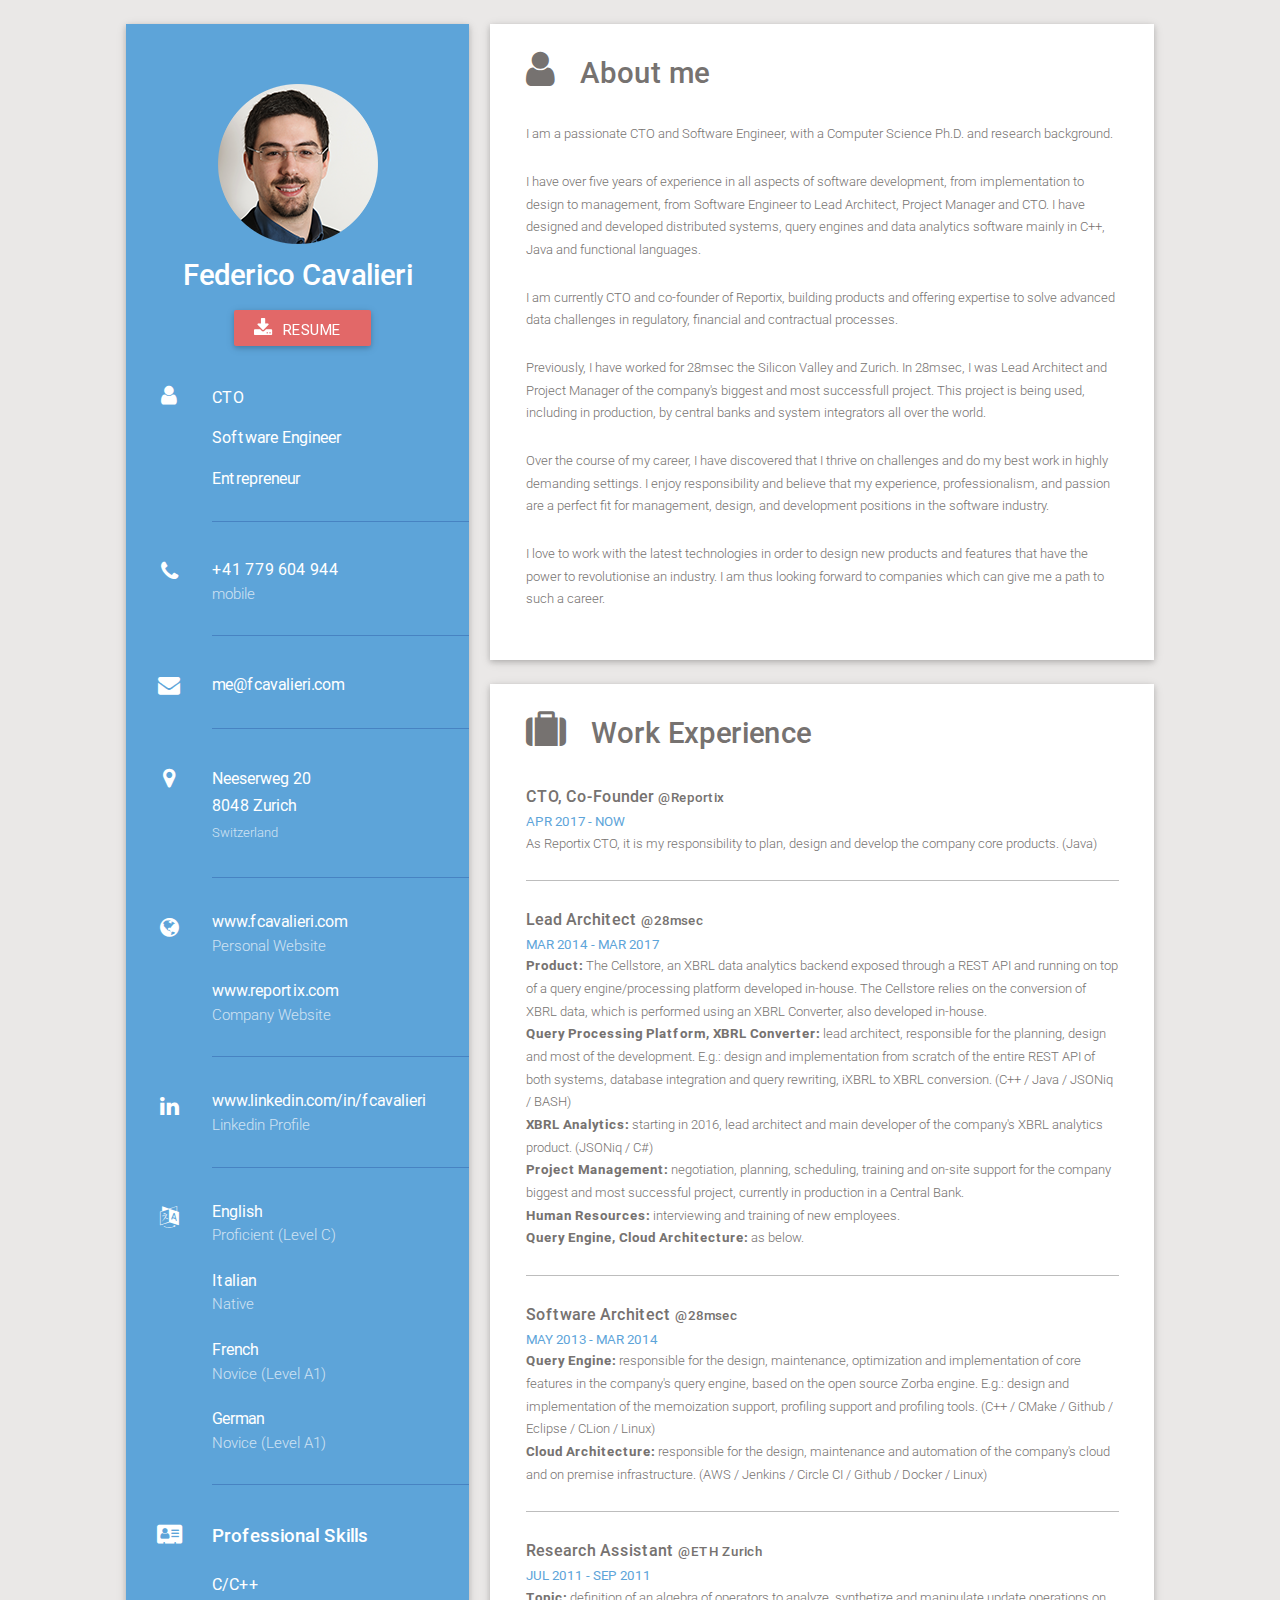
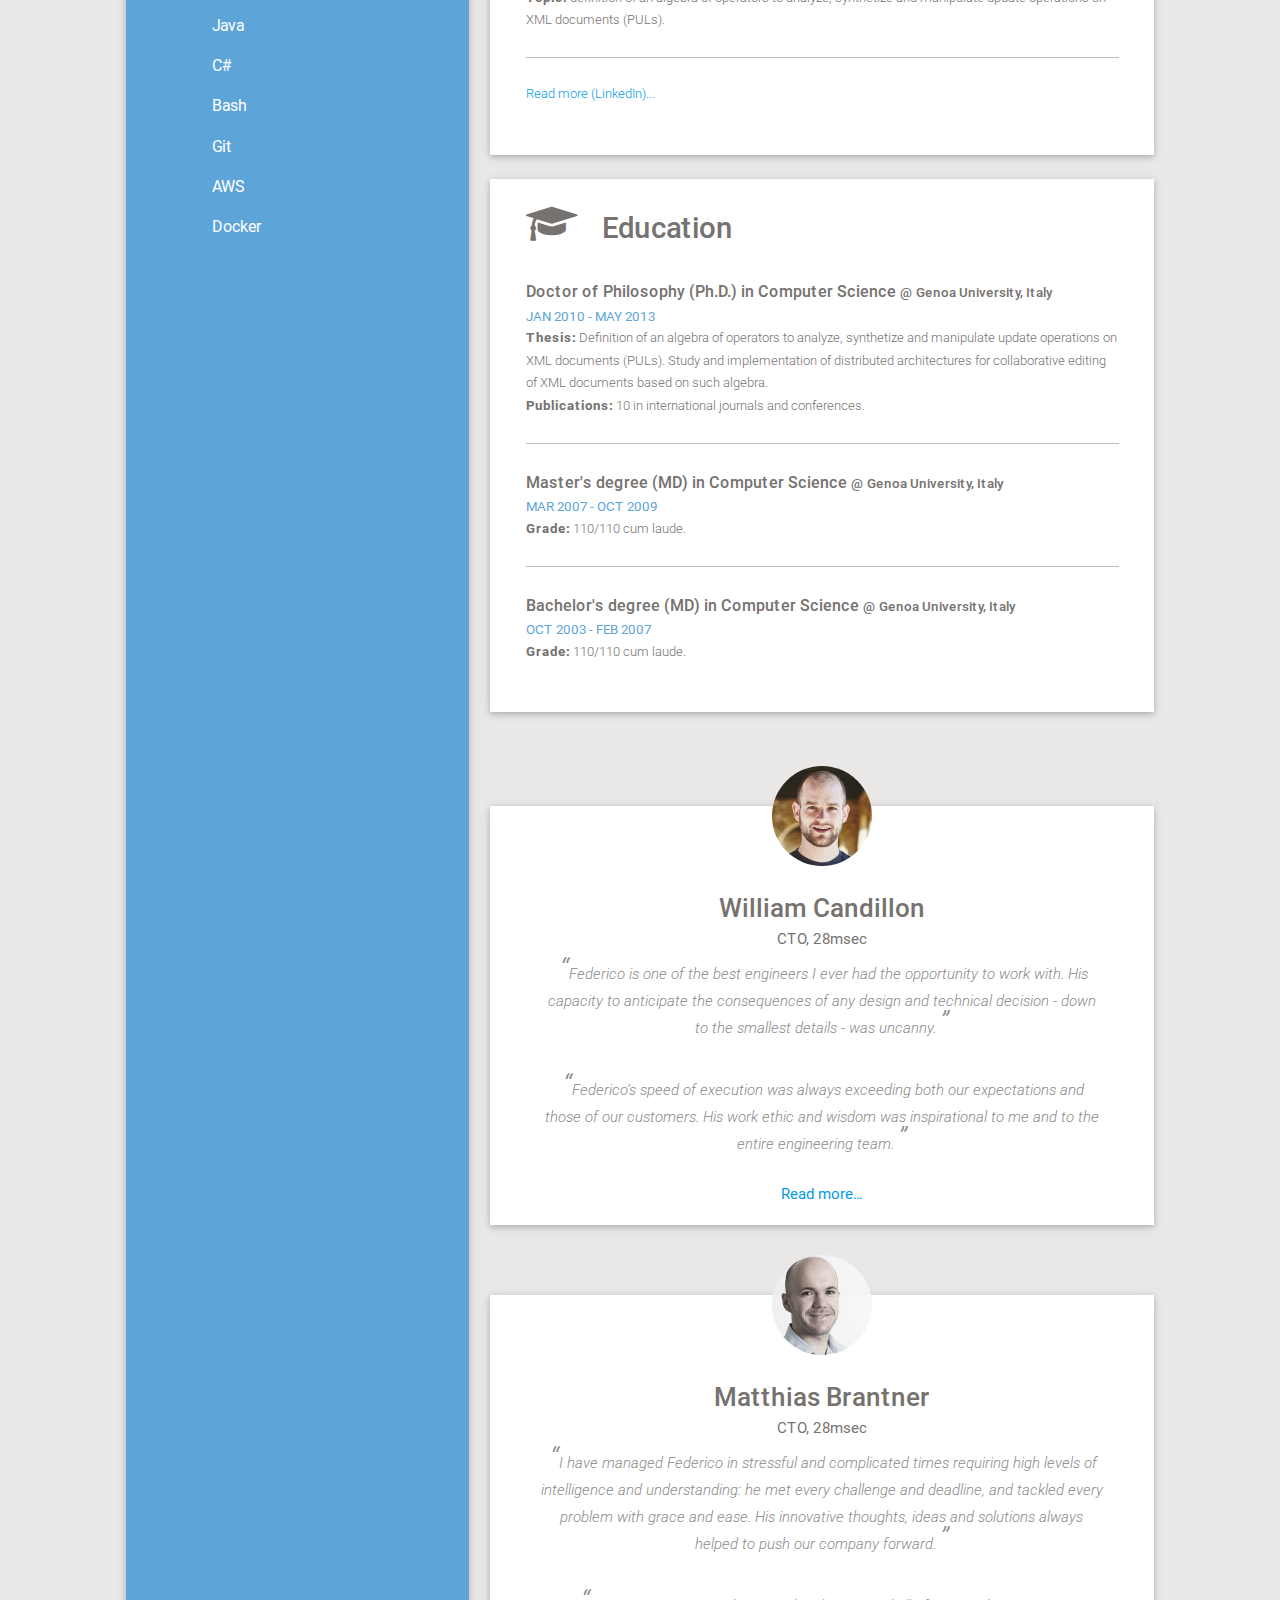
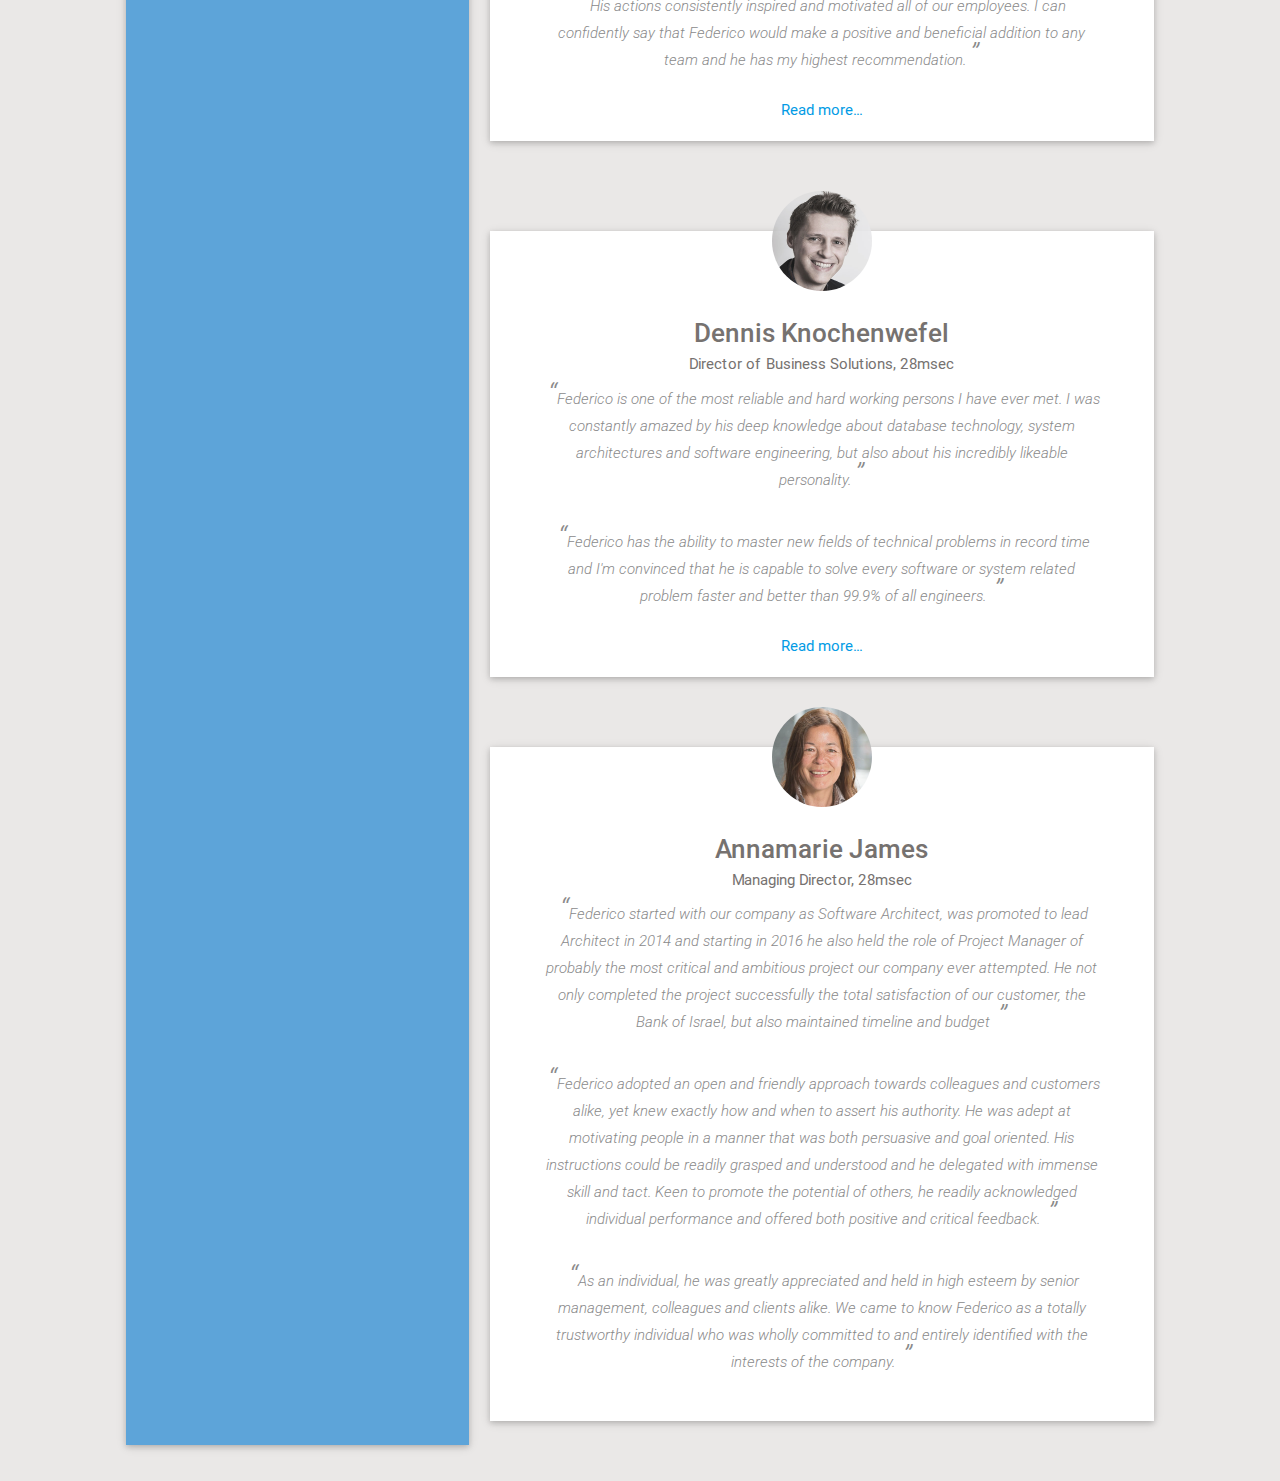
<file: index.html>
<!DOCTYPE html>
<!--[if IE 7]><html class="no-js ie7 oldie" lang="en-US"> <![endif]-->
<!--[if IE 8]><html class="no-js ie8 oldie" lang="en-US"> <![endif]-->
<!--[if gt IE 8]><!-->
<html lang="en">
    <head>
        <meta charset="utf-8">

        <!-- TITLE OF SITE-->
        <title> Federico Cavalieri </title>

        <!-- META TAG -->
        <meta name="viewport" content="width=device-width, initial-scale=1.0">
        <meta name="description" content="CV, Portfolio, Resume">
        <meta name="author" content="Federico Cavalieri">

        <!-- FAVICON -->
        <link rel="icon" href="assets/images/favicon.ico">
        <link rel="apple-touch-icon" sizes="72x72" href="assets/images/apple-icon-72x72.png">
        <link rel="apple-touch-icon" sizes="76x76" href="assets/images/apple-icon-76x76.png">
        <link rel="apple-touch-icon" sizes="114x114" href="assets/images/apple-icon-114x114.png">

        <!-- ========================================
                Stylesheets
        ==========================================-->

        <!-- MATERIALIZE CORE CSS -->
        <link href="assets/css/materialize.min.css" rel="stylesheet">

        <!-- FONTS -->
        <link href='//fonts.googleapis.com/css?family=Roboto:400,100,300,700,400italic,700italic' rel='stylesheet' type='text/css'>

        <!--FONTAWESOME CSS-->
        <link href="assets/icons/font-awesome-4.7.0/css/font-awesome.min.css" rel="stylesheet" type="text/css">

        <!-- CUSTOM STYLE -->
        <link href="assets/css/style.css" rel="stylesheet">

        <!-- COLORS -->
        <!--<link rel="alternate stylesheet" href="assets/css/colors/red.css" title="red">-->
        <!--<link rel="alternate stylesheet" href="assets/css/colors/purple.css" title="purple">-->
        <!--<link rel="alternate stylesheet" href="assets/css/colors/orange.css" title="orange">-->
        <!--<link rel="alternate stylesheet" href="assets/css/colors/green.css" title="green">-->
        <!--<link rel="stylesheet" href="assets/css/colors/lime.css" title="lime">-->


        <!--[if lt IE 9]><script src="assets/js/ie8-responsive-file-warning.js"></script><![endif] -->
        <!-- HTML5 shim and Respond.js IE8 support of HTML5 elements and media queries -->
        <!--[if lt IE 9]>
          <script src="https://oss.maxcdn.com/libs/html5shiv/3.7.0/html5shiv.js"></script>
          <script src="https://oss.maxcdn.com/libs/respond.js/1.3.0/respond.min.js"></script>
        <![endif]-->

    </head>
    <body>
        <!-- Start Container-->
        <div class="container">
            <!-- row -->
            <div class="row">
            <!-- =========================================
                           SIDEBAR
            ==========================================-->
                <!-- Start Sidebar -->
                <aside class="col l4 m4 s12 sidebar z-depth-1" id="sidebar">
                    <!--  Sidebar row -->
                    <div class="row">
                        <!--  top section   -->
                        <div class="heading">
                            <!-- ====================
                                      IMAGE
                            ==========================-->
                            <div class="feature-img">
                                <img src="assets/images/federico.png" class="" alt="">
                                <h2>Federico Cavalieri</h2>
                                <a href="FedericoCavalieri.pdf" class="waves-effect waves-light btn"><i class="fa fa-download button-fa"></i>Resume</a>
                            </div>
                        </div>
                         <!-- sidebar info -->
                        <div class="col l12 m12 s12 sort-info sidebar-item">
                            <div class="row">
                                <div class="col m3 s3 l3 icon"> <!-- icon -->
                                   <i class="fa fa-user"></i>
                                </div>
                                <div class="col m9 s9 l9 info skill-line"> <!-- text -->
                                    <div class="section-item-details">
                                        <h4 id="info-about">CTO</h4>
                                        <!--<h4>Software Architect</h4>-->
                                        <h4>Software Engineer</h4>
                                        <h4>Entrepreneur</h4>
                                    </div>
                                </div>
                            </div>
                        </div>
                        <!-- MOBILE NUMBER -->
                        <div class="col l12 m12 s12 mobile sidebar-item">
                            <div class="row">
                                <div class="col m3 s3 l3 icon">
                                    <i class="fa fa-phone"></i> <!-- icon -->
                                </div>
                                <div class="col m9 s9 l9 info">
                                    <div class="section-item-details" id="info-phone">
                                        <div class="personal">
                                            <h4><a href="tel:+41779604944">+41 779 604 944</a></h4> <!-- Number -->
                                            <span>mobile</span>
                                        </div>
                                    </div>
                                </div>
                            </div>
                        </div>
                        <!--  EMAIL -->
                        <div class="col l12 m12 s12  email sidebar-item ">
                            <div class="row">
                                <div class="col m3 s3 l3 icon">
                                    <i class="fa fa-envelope"></i> <!-- icon -->
                                </div>
                                <div class="col m9 s9 l9 info">
                                    <div class="section-item-details" id="info-email">
                                        <div class="personal">
                                            <h4><a href="mailto:me@fcavalieri.com">me@fcavalieri.com</a></h4> <!-- Email -->
                                            <span></span>
                                        </div>
                                    </div>
                                </div>
                            </div>
                        </div>
                        <!-- ADDRESS  -->
                        <div class="col l12 m12 s12  address sidebar-item ">
                            <div class="row">
                                <div class="col l3 m3 s3 icon">
                                    <i class="fa fa-map-marker"></i> <!-- icon -->
                                </div>
                                <div class="col m9 s9 l9 info">
                                    <div class="section-item-details" id="info-address">
                                        <div class="address-details"> <!-- address  -->
                                            <h4>Neeserweg 20<br/>
                                            8048 Zurich<br/>
                                            <span>Switzerland</span><br/>
                                            </h4>
                                        </div>
                                    </div>
                                </div>
                            </div>
                        </div>
                        <!-- Websites -->
                        <div class="col l12 m12 s12 mobile sidebar-item">
                            <div class="row">
                                <div class="col m3 s3 l3 icon">
                                    <i class="fa fa-globe"></i> <!-- icon -->
                                </div>
                                <div class="col m9 s9 l9 info">
                                    <div class="section-item-details" id="info-website">
                                        <div class="personal">
                                            <h4><a href="http://www.fcavalieri.com">www.fcavalieri.com</a></h4> <!-- Number -->
                                            <span>Personal Website</span>
                                        </div>
                                        <div class="personal">
                                            <h4><a href="http://www.reportix.com">www.reportix.com</a></h4> <!-- Number -->
                                            <span>Company Website</span>
                                        </div>
                                    </div>
                                </div>
                            </div>
                        </div>
                        <!-- Linkedin -->
                        <div class="col l12 m12 s12 mobile sidebar-item">
                            <div class="row">
                                <div class="col m3 s3 l3 icon">
                                    <i class="fa fa-linkedin"></i> <!-- icon -->
                                </div>
                                <div class="col m9 s9 l9 info">
                                    <div class="section-item-details" id="info-linkedin">
                                        <div class="personal">
                                            <h4><a href="http://www.linkedin.com/in/fcavalieri">www.linkedin.com/in/fcavalieri</a></h4> <!-- Number -->
                                            <span>Linkedin Profile</span>
                                        </div>
                                    </div>
                                </div>
                            </div>
                        </div>
                        <!-- Websites -->
                        <div class="col l12 m12 s12 mobile sidebar-item">
                            <div class="row">
                                <div class="col m3 s3 l3 icon">
                                    <i class="fa fa-language"></i> <!-- icon -->
                                </div>
                                <div class="col m9 s9 l9 info">
                                    <div class="section-item-details" id="info-languages">
                                        <div class="personal">
                                            <h4>English</h4> <!-- Number -->
                                            <span>Proficient (Level C)</span>
                                        </div>
                                        <div class="personal">
                                            <h4>Italian</h4> <!-- Number -->
                                            <span>Native</span>
                                        </div>
                                        <div class="personal">
                                            <h4>French</h4> <!-- Number -->
                                            <span>Novice (Level A1)</span>
                                        </div>
                                        <div class="personal">
                                            <h4>German</h4> <!-- Number -->
                                            <span>Novice (Level A1)</span>
                                        </div>
                                    </div>
                                </div>
                            </div>
                        </div>
                        <!-- SKILLS -->
                        <div class="col l12 m12 s12  skills sidebar-item" >
                            <div class="row">
                                <div class="col m3 l3 s3 icon">
                                    <i class="fa fa-vcard"></i> <!-- icon -->
                                </div>
                                 <!-- Skills -->
                                <div class="col m9 l9 s9 skill-line">
                                  <div id="info-skills" class="section-item-details">
                                    <h3>Professional Skills</h3>
                                    <h4>C/C++</h4>
                                    <h4>Java</h4>
                                    <h4>C#</h4>
                                    <h4>Bash</h4>
                                    <h4>Git</h4>
                                    <h4>AWS</h4>
                                    <h4>Docker</h4>
                                </div>
                              </div>
                            </div>
                        </div>
                    </div><!-- end row -->
                </aside><!-- end sidebar -->

                <section class="col s12 m8 l8 section" id="content">
                    <div class="row">

                      <!-- =========================================
                         About
                      ==========================================-->
                      <div class="section-wrapper z-depth-1">
                          <div class="custom-content col s12 m12 l12">
                              <h2><i class="fa fa-user inline-fa"></i>About me</h2>
                              <div class="custom-content-wrapper">
                                  <p>I am a passionate CTO and Software Engineer, with a Computer Science Ph.D. and research
                                     background.</p>

                                  <p>I have over five years of experience in all aspects of software development, from
                                     implementation to design to management, from Software Engineer to Lead Architect,
                                     Project Manager and CTO. I have designed and developed distributed systems, query
                                     engines and data analytics software mainly in C++, Java and functional languages.</p>

                                  <p>I am currently CTO and co-founder of Reportix, building products and offering
                                     expertise to solve advanced data challenges in regulatory, financial and
                                     contractual processes.</p>

                                  <p>Previously, I have worked for 28msec the Silicon Valley and Zurich. In 28msec,
                                     I was Lead Architect and Project Manager of the company's biggest and most successfull project.
                                     This project is being used, including in production, by central banks and system integrators
                                     all over the world.</p>

                                  <p>Over the course of my career, I have discovered that I thrive on challenges and do my best
                                     work in highly demanding settings. I enjoy responsibility and believe that my experience,
                                     professionalism, and passion are a perfect fit for management, design, and development positions
                                     in the software industry.</p>

                                  <p>I love to work with the latest technologies in order to design new products and features that
                                     have the power to revolutionise an industry. I am thus looking forward to companies which can
                                     give me a path to such a career.</p>
                              </div>
                          </div>
                      </div>
                      <!-- =========================================
                         Work experiences
                      ==========================================-->

                        <div class="section-wrapper z-depth-1">
                            <div class="custom-content col s12 m12 l12">
                                <h2><i class="fa fa-suitcase inline-fa"></i>Work Experience</h2>

                                <div class="custom-content-wrapper">
                                    <h3>CTO, Co-Founder <span>@Reportix</span></h3>
                                    <span>APR 2017 - NOW</span>
                                    <p>
                                      As Reportix CTO, it is my responsibility to plan, design and develop
                                      the company core products. (Java)
                                    </p>
                                </div>
                                <div class="custom-content-wrapper">
                                    <h3>Lead Architect <span>@28msec</span></h3>
                                    <span>MAR 2014 - MAR 2017</span>
                                    <p><b>Product: </b>The Cellstore, an XBRL data analytics backend exposed
                                          through a REST API and running on top of a query engine/processing platform
                                          developed in-house. The Cellstore relies on the conversion of XBRL data, which is
                                          performed using an XBRL Converter, also developed in-house.<br/>
                                    <b>Query Processing Platform, XBRL Converter: </b>lead architect, responsible
                                       for the planning, design and most of the development.
                                       E.g.: design and implementation from scratch of the entire REST API
                                       of both systems, database integration and query rewriting, iXBRL to XBRL
                                       conversion. (C++ / Java / JSONiq / BASH)<br/>
                                    <b>XBRL Analytics: </b>starting in 2016, lead architect and main
                                       developer of the company's XBRL analytics product. (JSONiq / C#)<br/>
                                    <b>Project Management: </b>negotiation, planning, scheduling, training
                                      and on-site support for the company biggest and most successful project,
                                      currently in production in a Central Bank.<br/>
                                    <b>Human Resources: </b>interviewing and training of new employees.<br/>
                                    <b>Query Engine, Cloud Architecture: </b> as below.</p>
                                </div>
                                <div class="custom-content-wrapper">
                                    <h3>Software Architect <span>@28msec</span></h3>
                                    <span>MAY 2013 - MAR 2014</span>
                                    <p><b>Query Engine:</b> responsible for the design, maintenance, optimization and
                                          implementation of core features in the company's query engine,
                                          based on the open source Zorba engine. E.g.: design and implementation of
                                          the memoization support, profiling support and profiling tools.
                                          (C++ / CMake / Github / Eclipse / CLion / Linux)<br/>
                                    <b>Cloud Architecture:</b> responsible for the design, maintenance and automation
                                          of the company's cloud and on premise infrastructure.
                                          (AWS / Jenkins / Circle CI / Github / Docker / Linux)</p>
                                </div>
                                <div class="custom-content-wrapper">
                                    <h3>Research Assistant <span>@ETH Zurich</span></h3>
                                    <span>JUL 2011 - SEP 2011</span>
                                    <p><b>Topic:</b> definition of an algebra of operators to analyze, synthetize and manipulate
                                       update operations on XML documents (PULs).
                                     </p>
                                </div>
                                <div class="custom-content-wrapper">
                                  <p><a class="read-more" href="http://www.linkedin.com/in/fcavalieri">Read more (LinkedIn)...</a></p>
                                </div>
                            </div>
                        </div>

                        <!-- ========================================
                         Education
                        ==========================================-->
                        <div class="section-wrapper z-depth-1">
                            <div class="custom-content col s12 m12 l12">
                                <h2><i class="fa fa-graduation-cap inline-fa"></i>Education</h2>

                                <div class="custom-content-wrapper">
                                    <h3>Doctor of Philosophy (Ph.D.) in Computer Science <span>@ Genoa University, Italy</span></h3>
                                    <span>JAN 2010 - MAY 2013</span>
                                    <p>
                                       <b>Thesis:</b> Definition of an algebra of operators to analyze, synthetize and manipulate
                                                      update operations on XML documents (PULs). Study and implementation of distributed
                                                      architectures for collaborative editing of XML documents based on such algebra.<br/>
                                       <b>Publications:</b> 10 in international journals and conferences.
                                    </p>
                                </div>
                                <div class="custom-content-wrapper">
                                    <h3>Master's degree (MD) in Computer Science <span>@ Genoa University, Italy</span></h3>
                                    <span>MAR 2007 - OCT 2009</span>
                                    <p>
                                       <b>Grade:</b> 110/110 cum laude.<br/>
                                    </p>
                                </div>
                                <div class="custom-content-wrapper">
                                    <h3>Bachelor's degree (MD) in Computer Science <span>@ Genoa University, Italy</span></h3>
                                    <span>OCT 2003 - FEB 2007</span>
                                    <p>
                                       <b>Grade:</b> 110/110 cum laude.<br/>
                                    </p>
                                </div>

                            </div>
                        </div>

                        <!-- =========================================
                                        Recommendations
                            ==========================================-->
                            <div class="row">
                                <div class="quotes col l12 m12 s12">
                                    <div class="thumbnail z-depth-1">
                                      <div>
                                        <img src="assets/images/william.jpg" alt="">
                                        <h3>William Candillon</h3>
                                        <span>CTO, 28msec</span>
                                        <p>Federico is one of the best engineers I ever had the opportunity to work with.
                                           His capacity to anticipate the consequences of any design and technical decision
                                           - down to the smallest details - was uncanny.</p>
                                        <p>Federico’s speed of execution was always exceeding both our expectations and those
                                           of our customers. His work ethic and wisdom was inspirational to me and to the entire
                                           engineering team.</p>
                                        <a class="read-more" href="download/william.pdf">Read more...</a>
                                      </div>
                                    </div>
                                </div>
                                <div class="quotes col l12 m12 s12">
                                    <div class="thumbnail z-depth-1">
                                      <div>
                                        <img src="assets/images/matthias.jpg" alt="">
                                        <h3>Matthias Brantner</h3>
                                        <span>CTO, 28msec</span>
                                        <p>I have managed Federico in stressful and complicated times requiring high levels of
                                           intelligence and understanding: he met every challenge and deadline, and tackled every
                                           problem with grace and ease. His innovative thoughts, ideas and solutions always helped
                                           to push our company forward.</p>
                                        <p>His actions consistently inspired and motivated all of our employees. I can confidently
                                          say that Federico would make a positive and beneficial addition to any team and he has
                                          my highest recommendation.</p>
                                        <a class="read-more" href="download/matthias.pdf">Read more...</a>
                                    </div>
                                  </div>
                                </div>
                              </div>
                            <div class="row">
                                <div class="quotes col l12 m12 s12">
                                    <div class="thumbnail z-depth-1">
                                      <div>
                                        <img src="assets/images/dennis.jpg" alt="">
                                        <h3>Dennis Knochenwefel</h3>
                                        <span>Director of Business Solutions, 28msec</span>
                                        <p>Federico is one of the most reliable and hard working persons I have ever met.
                                           I was constantly amazed by his deep knowledge about database technology, system architectures
                                           and software engineering, but also about his incredibly likeable personality.</p>
                                        <p>Federico has the ability to master new fields of technical problems in record time and I'm convinced
                                           that he is capable to solve every software or system related problem faster and better
                                           than 99.9% of all engineers. </p>
                                        <a class="read-more" href="download/dennis.pdf">Read more...</a>
                                    </div>
                                  </div>
                                </div>
                                <div class="quotes col l12 m12 s12">
                                    <div class="thumbnail z-depth-1">
                                      <div>
                                        <img src="assets/images/annamarie.jpg" alt="">
                                        <h3>Annamarie James</h3>
                                        <span>Managing Director, 28msec</span>
                                        <p>Federico started with our company as Software Architect, was promoted to lead Architect in 2014
                                           and starting in 2016 he also held the role of Project Manager of probably the most critical and
                                           ambitious project our company ever attempted. He not only completed the project successfully
                                           the total satisfaction of our customer, the Bank of Israel, but also maintained timeline and budget
                                        </p>
                                        <p>Federico adopted an open and friendly approach towards colleagues and customers alike, yet knew
                                           exactly how and when to assert his authority. He was adept at motivating people in a manner that
                                           was both persuasive and goal oriented. His instructions could be readily grasped and understood
                                           and he delegated with immense skill and tact. Keen to promote the potential of others, he readily
                                           acknowledged individual performance and offered both positive and critical feedback.
                                        </p>
                                        <p>As an individual, he was greatly appreciated and held in high esteem by senior management,
                                           colleagues and clients alike. We came to know Federico as a totally trustworthy individual who
                                           was wholly committed to and entirely identified with the interests of the company.
                                        </p>
                                        <!--<a class="read-more" href="download/annamarie.pdf">Read more...</a>-->
                                    </div>
                                  </div>
                                </div>
                            </div>
                    </div><!-- end row -->
                </section><!-- end section -->
            </div> <!-- end row -->
        </div>  <!-- end container -->

       <!--=====================
                JavaScript
        ===================== -->
        <!-- Jquery core js-->
        <script src="assets/js/jquery.min.js"></script>

        <!-- materialize js-->
        <script src="assets/js/materialize.min.js"></script>

        <!-- Customized js -->
        <script src="assets/js/init.js"></script>

    </body>
</html>
</file>
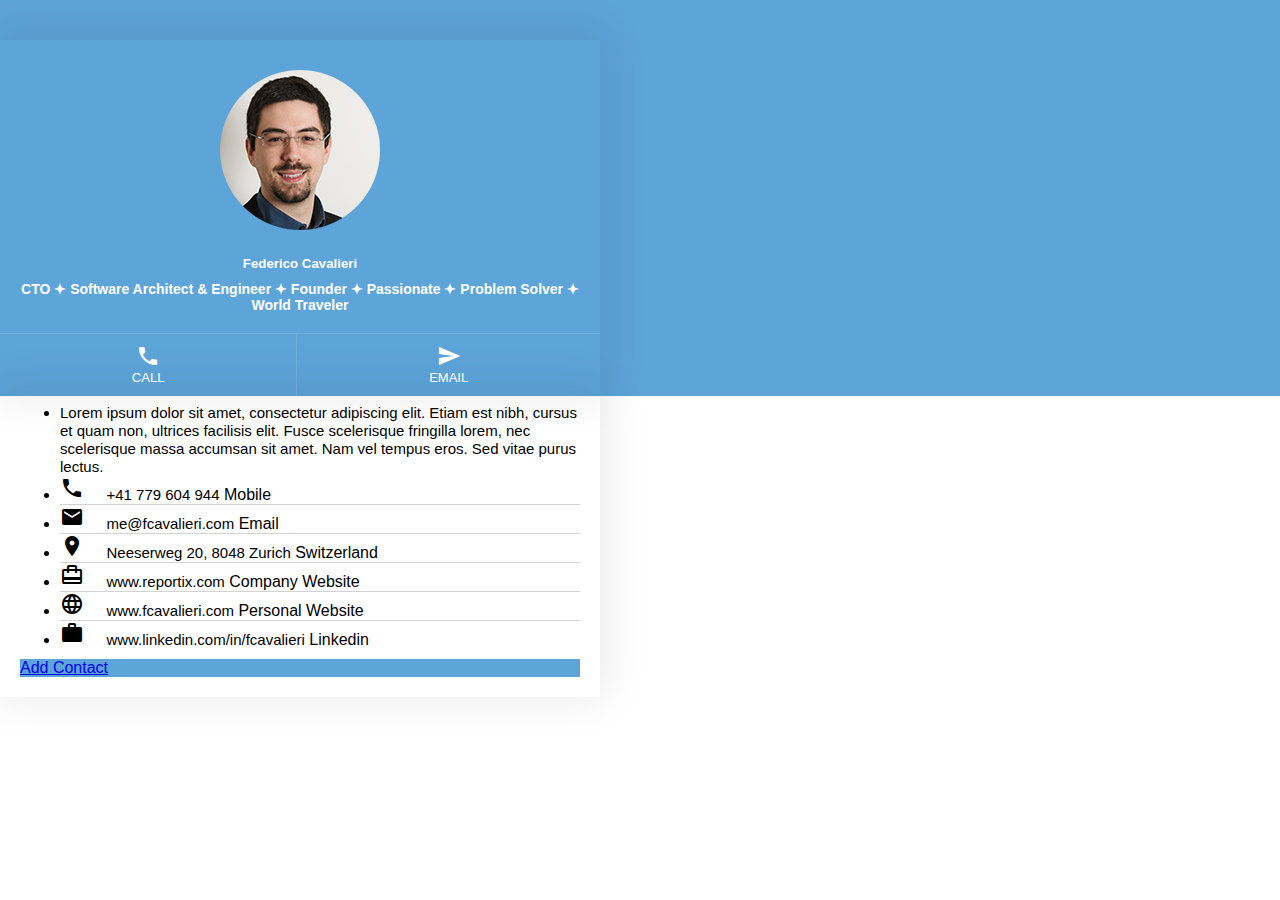
<file: vcard/index.html>
<!DOCTYPE html>
<html lang="en">
<head>
    <meta charset="UTF-8">
    <meta name="viewport" content="width=device-width, initial-scale=1.0">
    <title>Federico Cavalieri</title>
    <link rel="stylesheet" href="https://fonts.googleapis.com/icon?family=Material+Icons">
    <link rel="stylesheet" href="https://code.getmdl.io/1.3.0/material.indigo-pink.min.css">
    <link rel="stylesheet" href="style.css">
    <script defer src="https://code.getmdl.io/1.3.0/material.min.js"></script>
</head>
<body>
<header>
    <section class="section section--center mdl-grid mdl-grid--no-spacing">
        <div>
            <img src="federico.png" class="profile-picture">
            <h5 class="name">Federico Cavalieri</h5>
            <h6 class="title">CTO ✦ Software Architect &amp; Engineer ✦ Founder ✦ Passionate ✦ Problem Solver ✦ World Traveler</h6>
        </div>
        <div class="actions">
            <a href="tel:+41779604944">
                <i class="material-icons">phone</i>
                <span class="button-text">CALL</span>
            </a>
            <a href="mailto:me@fcavalieri.com">
                <i class="material-icons">send</i>
                <span class="button-text">EMAIL</span>
            </a>
        </div>
    </section>
</header>
<main>
    <section class="section section--center mdl-grid mdl-grid--no-spacing">
        <div>
            <ul class='mdl-list list-actions'>
                <li class="mdl-list__item">
                    <span class="mdl-list__item-primary-content">
            		    <span class="list-item">Lorem ipsum dolor sit amet, consectetur adipiscing elit. Etiam est nibh, cursus et quam non, ultrices facilisis elit. Fusce scelerisque fringilla lorem, nec scelerisque massa accumsan sit amet. Nam vel tempus eros. Sed vitae purus lectus.</span>
                </li>
                <li class="mdl-list__item mdl-list__item--two-line">
                  <a href="tel:+41779604944">
                    <span class="mdl-list__item-primary-content">
                        <i class="material-icons mdl-list__item-icon icon-margin">phone</i>
                        <span class="list-item">+41 779 604 944</span>
                        <span class="mdl-list__item-sub-title">Mobile</span>
                    </span>
                  </a>
                </li>
                <li class="mdl-list__item mdl-list__item--two-line list-separator">
                  <a href="mailto:me@fcavalieri.com">
                    <span class="mdl-list__item-primary-content">
                        <i class="material-icons mdl-list__item-icon icon-margin">email</i>
                        <span class="list-item">me@fcavalieri.com</span>
                        <span class="mdl-list__item-sub-title">Email</span>
                    </span>
                  </a>
                </li>
                <li class="mdl-list__item mdl-list__item--two-line list-separator">
                  <a href="https://www.google.com/maps/place/Neeserweg+20,+8048+Zürich,+Switzerland">
                    <span class="mdl-list__item-primary-content">
                        <i class="material-icons mdl-list__item-icon icon-margin">location_on</i>
                        <span class="list-item">Neeserweg 20, 8048 Zurich</span>
                        <span class="mdl-list__item-sub-title">Switzerland</span>
                    </span>
                  </a>
                </li>
                <li class="mdl-list__item mdl-list__item--two-line list-separator">
                  <a href="http://www.reportix.com">
                    <span class="mdl-list__item-primary-content">
                        <i class="material-icons mdl-list__item-icon icon-margin">card_travel</i>
                        <span class="list-item">www.reportix.com</span>
                        <span class="mdl-list__item-sub-title">Company Website</span>
                    </span>
                  </a>
                </li>
                <li class="mdl-list__item mdl-list__item--two-line list-separator">
                  <a href="http://www.fcavalieri.com">
                    <span class="mdl-list__item-primary-content">
                        <i class="material-icons mdl-list__item-icon icon-margin">language</i>
                        <span class="list-item">www.fcavalieri.com</span>
                        <span class="mdl-list__item-sub-title">Personal Website</span>
                    </span>
                  </a>
                </li>
                <li class="mdl-list__item mdl-list__item--two-line list-separator">
                  <a href="http://www.linkedin.com/in/fcavalieri">
                    <span class="mdl-list__item-primary-content">
                        <i class="material-icons mdl-list__item-icon icon-margin">work</i>
                        <span class="list-item">www.linkedin.com/in/fcavalieri</span>
                        <span class="mdl-list__item-sub-title">Linkedin</span>
                    </span>
                  </a>
                </li>
            </ul>
            <a href="FedericoCavalieri.vcf" target="_blank" id="add-contact"
               class="mdl-button mdl-js-button mdl-button--raised mdl-js-ripple-effect mdl-color--accent mdl-color-text--accent-contrast"
               >Add Contact</a>
        </div>
    </section>
</main>
</body>
</html>
</file>
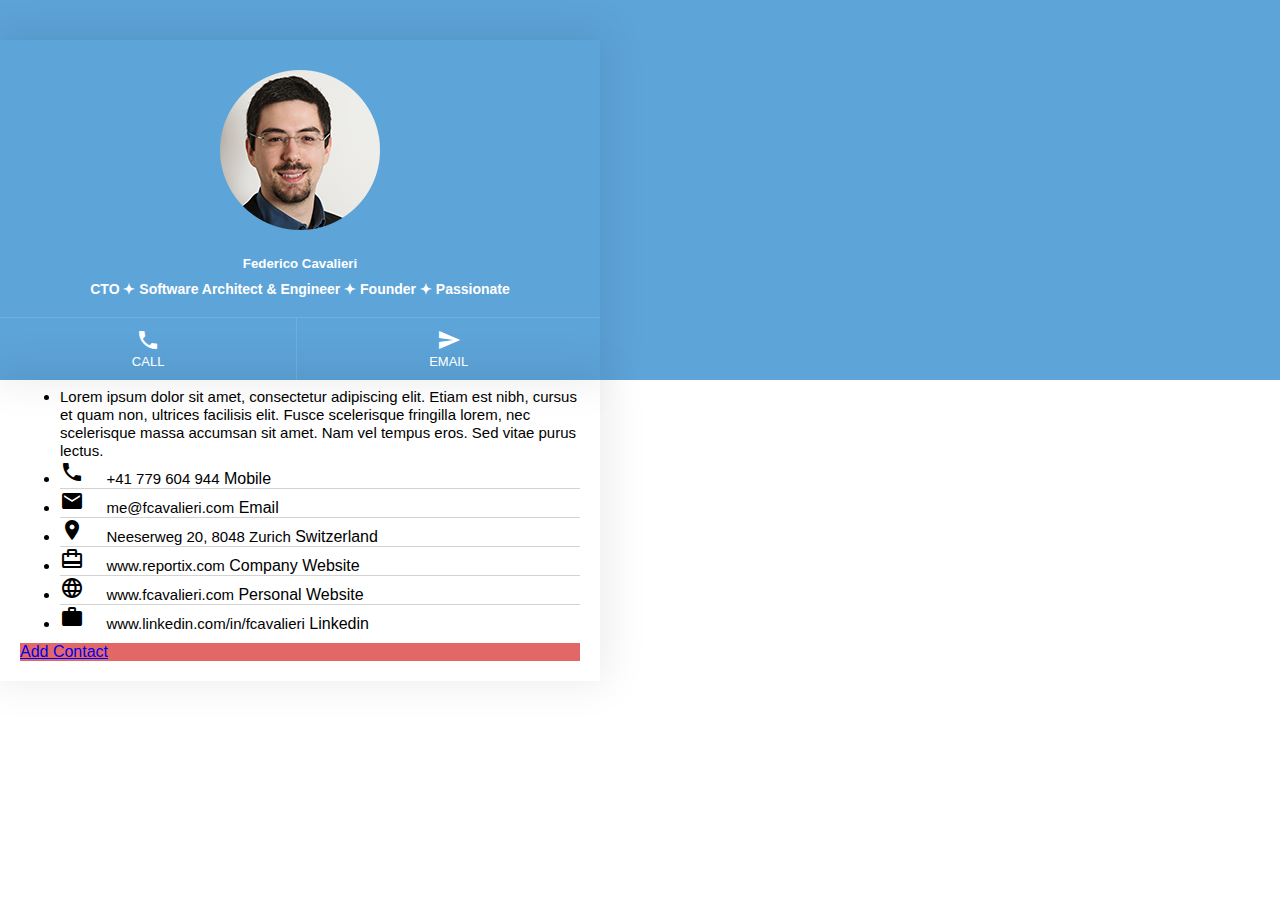
<file: vcard.html>
<!DOCTYPE html>
<html lang="en">
<head>
    <meta charset="UTF-8">
    <meta name="viewport" content="width=device-width, initial-scale=1.0">
    <title>Federico Cavalieri</title>
    <link rel="stylesheet" href="https://fonts.googleapis.com/icon?family=Material+Icons">
    <link rel="stylesheet" href="https://code.getmdl.io/1.3.0/material.indigo-pink.min.css">
    <link rel="stylesheet" href="assets/css/vcard-style.css">
    <script defer src="https://code.getmdl.io/1.3.0/material.min.js"></script>
</head>
<body>
<header>
    <section class="section section--center mdl-grid mdl-grid--no-spacing">
        <div>
            <img src="assets/images/federico.png" class="profile-picture">
            <h5 class="name">Federico Cavalieri</h5>
            <h6 class="title">CTO ✦ Software Architect &amp; Engineer ✦ Founder ✦ Passionate</h6>
        </div>
        <div class="actions">
            <a href="tel:+41779604944">
                <i class="material-icons">phone</i>
                <span class="button-text">CALL</span>
            </a>
            <a href="mailto:me@fcavalieri.com">
                <i class="material-icons">send</i>
                <span class="button-text">EMAIL</span>
            </a>
        </div>
    </section>
</header>
<main>
    <section class="section section--center mdl-grid mdl-grid--no-spacing">
        <div>
            <ul class='mdl-list list-actions'>
                <li class="mdl-list__item">
                    <span class="mdl-list__item-primary-content">
            		    <span class="list-item">Lorem ipsum dolor sit amet, consectetur adipiscing elit. Etiam est nibh, cursus et quam non, ultrices facilisis elit. Fusce scelerisque fringilla lorem, nec scelerisque massa accumsan sit amet. Nam vel tempus eros. Sed vitae purus lectus.</span>
                </li>
                <li class="mdl-list__item mdl-list__item--two-line">
                  <a href="tel:+41779604944">
                    <span class="mdl-list__item-primary-content">
                        <i class="material-icons mdl-list__item-icon icon-margin">phone</i>
                        <span class="list-item">+41 779 604 944</span>
                        <span class="mdl-list__item-sub-title">Mobile</span>
                    </span>
                  </a>
                </li>
                <li class="mdl-list__item mdl-list__item--two-line list-separator">
                  <a href="mailto:me@fcavalieri.com">
                    <span class="mdl-list__item-primary-content">
                        <i class="material-icons mdl-list__item-icon icon-margin">email</i>
                        <span class="list-item">me@fcavalieri.com</span>
                        <span class="mdl-list__item-sub-title">Email</span>
                    </span>
                  </a>
                </li>
                <li class="mdl-list__item mdl-list__item--two-line list-separator">
                  <!--<a href="https://www.google.com/maps/place/Neeserweg+20,+8048+Zürich,+Switzerland">-->
                    <span class="mdl-list__item-primary-content">
                        <i class="material-icons mdl-list__item-icon icon-margin">location_on</i>
                        <span class="list-item">Neeserweg 20, 8048 Zurich</span>
                        <span class="mdl-list__item-sub-title">Switzerland</span>
                    </span>
                  <!--</a>-->
                </li>
                <li class="mdl-list__item mdl-list__item--two-line list-separator">
                  <a href="http://www.reportix.com">
                    <span class="mdl-list__item-primary-content">
                        <i class="material-icons mdl-list__item-icon icon-margin">card_travel</i>
                        <span class="list-item">www.reportix.com</span>
                        <span class="mdl-list__item-sub-title">Company Website</span>
                    </span>
                  </a>
                </li>
                <li class="mdl-list__item mdl-list__item--two-line list-separator">
                  <a href="http://www.fcavalieri.com">
                    <span class="mdl-list__item-primary-content">
                        <i class="material-icons mdl-list__item-icon icon-margin">language</i>
                        <span class="list-item">www.fcavalieri.com</span>
                        <span class="mdl-list__item-sub-title">Personal Website</span>
                    </span>
                  </a>
                </li>
                <li class="mdl-list__item mdl-list__item--two-line list-separator">
                  <a href="http://www.linkedin.com/in/fcavalieri">
                    <span class="mdl-list__item-primary-content">
                        <i class="material-icons mdl-list__item-icon icon-margin">work</i>
                        <span class="list-item">www.linkedin.com/in/fcavalieri</span>
                        <span class="mdl-list__item-sub-title">Linkedin</span>
                    </span>
                  </a>
                </li>
            </ul>
            <a href="download/FedericoCavalieri.vcf" target="_blank" id="add-contact"
               class="mdl-button mdl-js-button mdl-button--raised mdl-js-ripple-effect mdl-color--accent mdl-color-text--accent-contrast"
               >Add Contact</a>
        </div>
    </section>
</main>
</body>
</html>
</file>
<file: assets/css/style.css>
/*------------------------------------------------------------------

[Master Stylesheet]
Project:	    Matarial CV/Resume Template
Version:	    1.0
Last change:	06/02/16
Primary use:	CV/Resume, Portfolio, Perosnal Website

-------------------------------------------------------------------*/
/*
|----------------------------------------------------------------------------
| CSS INDEX
|----------------------------------------------------------------------------
    1. STYLESHEET
        1-1. CUSTOM
        1-2. TYPOGRAPHY
        1.3. BODY
    2. SIDEBAR
    3. SECTIONS CUSTOM STYLE
    4. WORK EXPERIENCE
    5. INTEREST
    6. WEBSITE
    7. BLOG
    8. COVER LATTER
    9. CONTACT
    10. PORTFOLIO

------------------------------------------------------------------*/
/*------------------------------------------------------------------
[ Color codes ]
    main-color:         #5da4d9;
    Blue:               #71DD75 (Blue)    [ This is the main color in Template ]
    white:              #FFFFFF (White)     [  ]
    body-bg-color:      #eae8e7            [ body bg color ]
    font-color:         #767270             [ font color  ]
    border-color:       #4783c2;

------------------------------------------------------------------ */
* {
  font-family: 'roboto', sans-serif;
}
.fix {
  overflow: hidden;
}
p {
  font-family: 'Roboto', sans-serif;
  font-weight: 300;
  font-size: 10pt;
  line-height: 17pt;
}
a {
  color: #ffffff;
}
.clear {
  clear: both;
}

/* style for Typography */
h2,
h3 {
  font-family: 'Roboto', sans-serif;
  font-weight: 500;
}
h2 {
  font-size: 22pt;
  line-height: 37pt;
  margin: 0px;
}
h3 {
  font-size: 14pt;
  line-height: 24pt;
}
h4 {
  font-size: 12pt;
  line-height: 20pt;
  opacity: 1;
}
h5 {
  font-size: 10pt;
  margin: 0px;
  padding: 0px;
  line-height: 15pt;
}
.fa {
  font-size: 22px;
}
/* style for

***** body  *****

*/
body {
  background-color: #eae8e7;
  color: #767270;
  text-align: center;
}
.container {
  margin-top: 24px;
}
/* style for

***** Sidebar  *****

*/
.sidebar {
  text-align: left;
  color: #ffffff;
  background-color: #5da4d9;
  overflow: hidden;
  display: block;
}
.sidebar .heading {
  position: relative;
}
.sidebar .heading .feature-img {
  /*position: relative;*/
  text-align: center;
}
.sidebar .heading .feature-img img {
  /*width: 100%;*/
  margin-top: 60px;
}
.sidebar .heading .feature-img h2 {
  /*width: 100%;*/
  margin-left: 14px;
  margin-right: 14px;
  margin-bottom: 10px;
}
.sidebar .heading .feature-img a {
  /*width: 100%;*/
  margin-bottom: 20px;
}
.sidebar .heading .button-collapse {
  display: block !important;
}
.sidebar .heading .nav-icon {
  position: absolute;
  top: 0;
  padding: 0 16px;
}
.sidebar .heading nav {
  background-color: initial;
  box-shadow: initial;
}
.sidebar .heading nav .button-collapse i {
  height: 30px;
  font-size: 18pt;
  line-height: 24pt;
  background-color: #5da4d9;
  margin-top: 20px;
  padding: 0px 6px;
}
.sidebar .heading nav .side-nav h3 {
  color: #5da4d9;
  padding: 0 15px;
}
.sidebar .heading nav .side-nav li a:hover {
  color: #5da4d9;
}
.sidebar .heading nav .side-nav li:hover {
  background-color: transparent !important;
}
.sidebar .heading .title {
  position: absolute;
  right: 11px;
  bottom: 46px;
}
.sidebar .heading .title span {
  margin-top: -5px;
  font-size: 10pt;
  margin: 0px;
  padding: 0px;
  line-height: 15pt;
}
.sidebar .icon {
  margin-top: 8px;
}
.sidebar .icon .fa {
  display: inherit;
  text-align: center;
}
.sidebar .sidebar-item {
  overflow: hidden;
  margin-top: 10px;
}
.sidebar .sidebar-item:first-child {
  margin-top: 30px;
}
.sidebar .section-item-details {
  padding-right: 26px;
  margin-bottom: 30px;
}
.sidebar .section-item-details p {
  margin: 0px;
}
.sidebar .info {
  border-bottom: 1px solid #4783c2;
  padding-left: 0px;
}
.sidebar .info span {
  opacity: 0.7;
  font-weight: 300;
}
.sidebar .personal {
  margin-bottom: 20px;
}
.sidebar .personal h4 {
  margin: 0px;
}
.sidebar .work h4 {
  margin-bottom: 0px;
}
.sidebar .address-details h4 {
  margin-top: 0px;
}
.sidebar .address-details h4 span {
  font-size: 10pt;
}
.sidebar .skill-line {
  padding-right: 30px;
  padding-left: 0px;
}
.sidebar .skill-line .progress {
  background-color: #4783c2;
  height: 2px;
  overflow: visible;
}
.sidebar .skill-line .determinate {
  background-color: #ffffff;
}
.sidebar .skill-line .determinate .fa {
  font-size: 12px;
  position: absolute;
  top: -5px;
  right: 0px;
  margin-left: 50%;
}
.sidebar .skill-line h3 {
  margin-top: 0px;
  margin-bottom: 20px;
}
.sidebar .skill-line span {
  opacity: initial;
}
/* style for

***** Sections *****

*/
#section {
  overflow: hidden;
}
.section {
  padding-left: 32px !important;
  text-align: left;
}
.section .fa {
  text-align: center;
  display: block;
  font-size: 30pt;
}
.inline-fa {
  text-align: center;
  display: inline-block !important;
  font-size: 30pt;
  margin-left: 25px;
  margin-right: 25px;
}
.button-fa {
  margin-right: 10px;
  margin-left: -10px;
}
.section .section-wrapper {
  background-color: #ffffff;
  overflow: hidden;
  margin-bottom: 24px;
  padding-bottom: 24px !important;
}
.section .section-wrapper .section-icon {
  margin-top: 40px;
}
.section .section-wrapper h2 {
  margin-top: 25px;
  margin-bottom: 25px;
}
/* style for

***** Work Experience  *****

*/
.custom-content {
  padding-right: 0px !important;
}
.custom-content-wrapper {
  margin-right: 35px;
  margin-left: 25px;
  margin-bottom: 25px;
  border-bottom: 1px solid #bdbdbd;
}
.custom-content-wrapper:last-child {
  border-bottom: initial;
}
.custom-content-wrapper h3 {
  margin: 0px;
  font-size: 12pt;
  line-height: 20pt;
}
.custom-content-wrapper h3 span {
  color: #767270;
}
.custom-content-wrapper span {
  color: #5da4d9;
  margin-top: 0px;
  font-size: 10pt;
  line-height: 15pt;
}
.custom-content-wrapper p {
  margin-top: 0px;
  margin-bottom: 25px;
}

.btn {
  margin-left: 10px;
  background-color: #e26868;
}
.btn:hover,
.btn:focus {
  background-color: #dc2e2e;
}

/*
 * Quotes
 */
 .quotes {
   text-align: center;
   margin-top: 70px;
 }

.quotes .thumbnail {
  padding: 20px;
  background-color: white;
}
.quotes .thumbnail h3 {
  font-size: 26px;
  margin-bottom: 0px;
  line-height: 40px;
}
.quotes .thumbnail img {
  -webkit-border-radius: 50%;
  -moz-border-radius: 50%;
  -ms-border-radius: 50%;
  -o-border-radius: 50%;
  border-radius: 50%;
  height: 100px;
  width: 100px;
  vertical-align: middle;
  margin-top: -60px;
  opacity: 0.9;
}
.quotes .thumbnail p {
  font-style: italic;
  font-size: 15px;
  line-height: 27px;
  padding: 10px 30px;
  margin-top: 0px;
  color: #8a8a8b;
}
.quotes .thumbnail p:before {
  content: "“ ";
  font-size: 30px;
  line-height: 0;
  display: inline-block;
  margin: 0 0 0 4px;
}
.quotes .thumbnail p:after {
  content: "”";
  font-size: 30px;
  line-height: 0;
  display: inline-block;
  margin: 0 0 0 4px;
}

.section-item-details h4 {
  margin-top: 8px;
}

#info-phone {
  padding-top: 4px;
}

#info-email {
  padding-top: 5px;
}

#info-address {
  padding-top: 6px;
}

#info-skills {
  padding-top: 4px;
}

.read-more {
  color: #039be5 !important;
}

/* Smartphones (portrait) */
@media only screen and (max-width: 600px) {
  .container {
    width: 100% !important;
  }
  /* Sidebar Style*/
  .sidebar .nav-icon {
    top: 0;
  }
  .sidebar .button-collapse {
    margin-left: 0px;
  }
  .sidebar .sidebar-item {
    padding-right: 40px !important;
    margin-left: 10px !important;
  }
  /* Sidebar Style*/
  .section {
    padding: 0px !important;
    margin-top: 30px;
    padding: 0px 22px;
  }
  .section h4 {
    line-height: 24px;
    margin-bottom: 10px;
  }
  .section .custom-content-wrapper p {
    padding: 15px;
  }
}

/* tab portrait and down   */
@media only screen and (max-width: 992px) {
  .container {
    width: 100% !important;
    margin-top: 0px !important;
  }
  .section {
    padding-left: 22px !important;
  }
  .row {
    margin-left: -1.5rem !important;
    margin-right: -1.5rem !important;
    margin-bottom: 10px !important;
    overflow-x: hidden !important;
  }
  .sidebar .sidebar-item {
    padding-right: 20px !important;
    margin-left: 10px !important;
  }
}

/* computers */
@media only screen and (min-width:993px){
  .container {
    width: 82% !important;
  }
}
</file>
<file: assets/css/colors/red.css>
/* 
***** body  *****
*/
body {
  background-color: #eae8e7;
  color: #767270;
}

/* 
***** Sidebar  *****
*/
.sidebar {
  color: #ffffff;
  background-color: #e74c3c;
  
}
.sidebar .heading nav .button-collapse i {
  background-color: #e74c3c;
}
.sidebar .heading nav .side-nav h3 {
  color: #e74c3c;
}
.sidebar .heading nav .side-nav li a:hover {
  color: #e74c3c;
}
.sidebar .heading nav .side-nav li:hover {
  background-color: transparent !important;
}

.sidebar .info {
  border-bottom: 1px solid #c83c2e;
}

.sidebar .skill-line .progress {
  background-color: #c83c2e;
}
.sidebar .skill-line .determinate {
  background-color: #ffffff;
}

/* 
***** Sections *****
*/

.section .section-wrapper {
  background-color: #ffffff;
}

/*
***** Work Experience  *****
*/
.custom-content-wrapper {
  border-bottom: 1px solid #bdbdbd;
}

.custom-content-wrapper span {
  color: #e74c3c;
}

/*
*****  Interests  *****
*/

.interests ul li .fa {
  color: #e74c3c;
}
/* 
***** Portfolio website  *****
*/

.website span a {
  color: #e74c3c;
}

/* ***** Contact  *****
*  
*/

input[type=text]:focus:not([readonly]),
input[type=password]:focus:not([readonly]),
input[type=email]:focus:not([readonly]),
input[type=url]:focus:not([readonly]),
input[type=time]:focus:not([readonly]),
input[type=date]:focus:not([readonly]),
input[type=datetime-local]:focus:not([readonly]),
input[type=tel]:focus:not([readonly]),
input[type=number]:focus:not([readonly]),
input[type=search]:focus:not([readonly]),
textarea.materialize-textarea:focus:not([readonly]) {
  border-bottom: 1px solid #e74c3c;
}
input[type=text]:focus:not([readonly]) + label,
input[type=password]:focus:not([readonly]) + label,
input[type=email]:focus:not([readonly]) + label,
input[type=url]:focus:not([readonly]) + label,
input[type=time]:focus:not([readonly]) + label,
input[type=date]:focus:not([readonly]) + label,
input[type=datetime-local]:focus:not([readonly]) + label,
input[type=tel]:focus:not([readonly]) + label,
input[type=number]:focus:not([readonly]) + label,
input[type=search]:focus:not([readonly]) + label,
textarea.materialize-textarea:focus:not([readonly]) + label {
  color: #e74c3c;
}
.waves-me:focus {
  background-color: #e74c3c;
  color: #fff;
}
.btn {
  margin-left: 10px;
  background-color: #e74c3c;
}
.btn:hover,
.btn:focus {
  background-color: #e74c3c;
}

.btn.disabled {
    background-color: #e74c3c;
    color: #fff;
    cursor: default;
}
.btn.disabled:focus {
    background-color: #e74c3c;
    color: #fff;
    cursor: default;
}
.btn.disabled:hover {
    background-color: #e74c3c;
    color: #fff;
    cursor: default;
}
</file>
<file: assets/css/colors/purple.css>
body {
  background-color: #eae8e7;
  color: #767270;
}
/* style for

***** Sidebar  *****

*/
.sidebar {
  color: #ffffff;
  background-color: #673ab7;
}

.sidebar .heading nav .button-collapse i {
  background-color: #673ab7;
}
.sidebar .heading nav .side-nav h3 {
  color: #673ab7;
}
.sidebar .heading nav .side-nav li a:hover {
  color: #673ab7;
}
.sidebar .info {
  border-bottom: 1px solid #512da8;
}
.sidebar .skill-line .progress {
  background-color: #512da8;
}
.sidebar .skill-line .determinate {
  background-color: #ffffff;
}
/* 
***** Work Experience  *****
*/

.custom-content-wrapper {
  border-bottom: 1px solid #bdbdbd;
}
.custom-content-wrapper span {
  color: #673ab7;
}

/* style for

*****  Interests  *****

*/

.interests ul li .fa {
  color: #673ab7;
}
/* 
***** Portfolio website  *****
*/
.website span a {
  color: #673ab7;
}

input[type=text]:focus:not([readonly]),
input[type=password]:focus:not([readonly]),
input[type=email]:focus:not([readonly]),
input[type=url]:focus:not([readonly]),
input[type=time]:focus:not([readonly]),
input[type=date]:focus:not([readonly]),
input[type=datetime-local]:focus:not([readonly]),
input[type=tel]:focus:not([readonly]),
input[type=number]:focus:not([readonly]),
input[type=search]:focus:not([readonly]),
textarea.materialize-textarea:focus:not([readonly]) {
  border-bottom: 1px solid #673ab7;
}
input[type=text]:focus:not([readonly]) + label,
input[type=password]:focus:not([readonly]) + label,
input[type=email]:focus:not([readonly]) + label,
input[type=url]:focus:not([readonly]) + label,
input[type=time]:focus:not([readonly]) + label,
input[type=date]:focus:not([readonly]) + label,
input[type=datetime-local]:focus:not([readonly]) + label,
input[type=tel]:focus:not([readonly]) + label,
input[type=number]:focus:not([readonly]) + label,
input[type=search]:focus:not([readonly]) + label,
textarea.materialize-textarea:focus:not([readonly]) + label {
  color: #673ab7;
}
.waves-me:focus {
  background-color: #673ab7;
  color: #fff;
}
.btn {

  background-color: #673ab7;
}
.btn:hover,
.btn:focus {
  background-color: #673ab7;
}
.btn.disabled {
    background-color: #673ab7;
    color: #fff;
    cursor: default;
}
.btn.disabled:focus {
    background-color: #673ab7;
    color: #fff;
    cursor: default;
}
.btn.disabled:hover {
    background-color: #673ab7;
    color: #fff;
    cursor: default;
}
</file>
<file: assets/css/colors/orange.css>
/* 
***** body  *****
*/
body {
  background-color: #eae8e7;
  color: #767270;
}

/* 
***** Sidebar  *****
*/
.sidebar {
  color: #ffffff;
  background-color: #e67e22;
}

.sidebar .heading nav .button-collapse i {
  background-color: #e67e22;
}
.sidebar .heading nav .side-nav h3 {
  color: #e67e22;
}
.sidebar .heading nav .side-nav li a:hover {
  color: #e67e22;
}


.sidebar .info {
  border-bottom: 1px solid #b86318;
}


.sidebar .skill-line .progress {
  background-color: #b86318;
}
.sidebar .skill-line .determinate {
  background-color: #ffffff;
}

/*
***** Sections *****
*/

.section .section-wrapper {
  background-color: #ffffff;
}

/*
***** Work Experience  *****
*/

.custom-content-wrapper {
  border-bottom: 1px solid #bdbdbd;
}

.custom-content-wrapper span {
  color: #e67e22;
}
  
/*
*****  Interests  *****
*/

.interests ul li .fa {
  color: #e67e22;
}
/* 
***** Portfolio website  *****
*/
.website span a {
  color: #e67e22;
}

/* ***** Contact  *****
*  
*/

input[type=text]:focus:not([readonly]),
input[type=password]:focus:not([readonly]),
input[type=email]:focus:not([readonly]),
input[type=url]:focus:not([readonly]),
input[type=time]:focus:not([readonly]),
input[type=date]:focus:not([readonly]),
input[type=datetime-local]:focus:not([readonly]),
input[type=tel]:focus:not([readonly]),
input[type=number]:focus:not([readonly]),
input[type=search]:focus:not([readonly]),
textarea.materialize-textarea:focus:not([readonly]) {
  border-bottom: 1px solid #e67e22;
}
input[type=text]:focus:not([readonly]) + label,
input[type=password]:focus:not([readonly]) + label,
input[type=email]:focus:not([readonly]) + label,
input[type=url]:focus:not([readonly]) + label,
input[type=time]:focus:not([readonly]) + label,
input[type=date]:focus:not([readonly]) + label,
input[type=datetime-local]:focus:not([readonly]) + label,
input[type=tel]:focus:not([readonly]) + label,
input[type=number]:focus:not([readonly]) + label,
input[type=search]:focus:not([readonly]) + label,
textarea.materialize-textarea:focus:not([readonly]) + label {
  color: #e67e22;
}
.waves-me:focus {
  background-color: #e67e22;
  color: #fff;
}
.btn {
  margin-left: 10px;
  background-color: #e67e22;
}
.btn:hover,
.btn:focus {
  background-color: #e67e22;
}

.btn.disabled {
    background-color: #e67e22;
    color: #fff;
    cursor: default;
}
.btn.disabled:focus {
    background-color: #e67e22;
    color: #fff;
    cursor: default;
}
.btn.disabled:hover {
    background-color: #e67e22;
    color: #fff;
    cursor: default;
}
</file>
<file: assets/css/colors/green.css>
body {
  background-color: #eae8e7;
  color: #767270;
}

/* 
***** Sidebar  *****
*/
.sidebar {
  color: #ffffff;
  background-color: #1abc9c;
}
.sidebar .heading nav .button-collapse i {
  background-color: #1abc9c;
}
.sidebar .heading nav .side-nav h3 {
  color: #1abc9c;
}
.sidebar .heading nav .side-nav li a:hover {
  color: #1abc9c;
}
.sidebar .info {
  border-bottom: 1px solid #248673;
}
.sidebar .skill-line .progress {
  background-color: #248673;
}

/* style for
***** Work Experience  *****
*/

.custom-content-wrapper span {
  color: #1abc9c;
}

/* style for
*****  Interests  *****
*/
.interests ul li .fa {
  color: #1abc9c;
}
/* style for
***** Portfolio website  *****
*/

.website span a {
  color: #1abc9c;
}

input[type=text]:focus:not([readonly]),
input[type=email]:focus:not([readonly]),
input[type=tel]:focus:not([readonly]),
input[type=number]:focus:not([readonly]),
input[type=search]:focus:not([readonly]),
textarea.materialize-textarea:focus:not([readonly]) {
  border-bottom: 1px solid #1abc9c;
}
input[type=text]:focus:not([readonly]) + label,
input[type=password]:focus:not([readonly]) + label,
input[type=email]:focus:not([readonly]) + label,
input[type=url]:focus:not([readonly]) + label,
input[type=time]:focus:not([readonly]) + label,
input[type=date]:focus:not([readonly]) + label,
input[type=datetime-local]:focus:not([readonly]) + label,
input[type=tel]:focus:not([readonly]) + label,
input[type=number]:focus:not([readonly]) + label,
input[type=search]:focus:not([readonly]) + label,
textarea.materialize-textarea:focus:not([readonly]) + label {
  color: #1abc9c;
}
.waves-me:focus {
  background-color: #1abc9c;
  color: #fff;
}
.btn {
  margin-left: 10px;
  background-color: #1abc9c;
}
.btn:hover,
.btn:focus {
  background-color: #1abc9c;
}

.btn.disabled {
    background-color: #1abc9c;
    color: #fff;
    cursor: default;
}
.btn.disabled:focus {
    background-color: #1abc9c;
    color: #fff;
    cursor: default;
}
.btn.disabled:hover {
    background-color: #1abc9c;
    color: #fff;
    cursor: default;
}
</file>
<file: assets/css/colors/lime.css>
/* 
***** body  *****
*/
body {
  background-color: #eae8e7;
  color: #767270;
}

/* 
***** Sidebar  *****
*/
.sidebar {
  color: #ffffff;
  background-color: #5da4d9;
  
}
.sidebar .heading nav .button-collapse i {
  background-color: #5da4d9;
}
.sidebar .heading nav .side-nav h3 {
  color: #e74c3c;
}
.sidebar .heading nav .side-nav li a:hover {
  color: #5da4d9;
}
.sidebar .heading nav .side-nav li:hover {
  background-color: transparent !important;
}

.sidebar .info {
  border-bottom: 1px solid #4783c2;
}

.sidebar .skill-line .progress {
  background-color: #4783c2;
}
.sidebar .skill-line .determinate {
  background-color: #ffffff;
}

/* 
***** Sections *****
*/

.section .section-wrapper {
  background-color: #ffffff;
}

/*
***** Work Experience  *****
*/
.custom-content-wrapper {
  border-bottom: 1px solid #bdbdbd;
}

.custom-content-wrapper span {
  color: #5da4d9;
}

/*
*****  Interests  *****
*/

.interests ul li .fa {
  color: #5da4d9;
}
/* 
***** Portfolio website  *****
*/

.website span a {
  color: #5da4d9;
}

/* ***** Contact  *****
*  
*/

input[type=text]:focus:not([readonly]),
input[type=password]:focus:not([readonly]),
input[type=email]:focus:not([readonly]),
input[type=url]:focus:not([readonly]),
input[type=time]:focus:not([readonly]),
input[type=date]:focus:not([readonly]),
input[type=datetime-local]:focus:not([readonly]),
input[type=tel]:focus:not([readonly]),
input[type=number]:focus:not([readonly]),
input[type=search]:focus:not([readonly]),
textarea.materialize-textarea:focus:not([readonly]) {
  border-bottom: 1px solid #5da4d9;
}
input[type=text]:focus:not([readonly]) + label,
input[type=password]:focus:not([readonly]) + label,
input[type=email]:focus:not([readonly]) + label,
input[type=url]:focus:not([readonly]) + label,
input[type=time]:focus:not([readonly]) + label,
input[type=date]:focus:not([readonly]) + label,
input[type=datetime-local]:focus:not([readonly]) + label,
input[type=tel]:focus:not([readonly]) + label,
input[type=number]:focus:not([readonly]) + label,
input[type=search]:focus:not([readonly]) + label,
textarea.materialize-textarea:focus:not([readonly]) + label {
  color: #5da4d9;
}
.waves-me:focus {
  background-color: #5da4d9;
  color: #fff;
}
.btn {
  margin-left: 10px;
  background-color: #5da4d9;
}
.btn:hover,
.btn:focus {
  background-color: #5da4d9;
}


.btn.disabled {
    background-color: #5da4d9;
    color: #fff;
    cursor: default;
}
.btn.disabled:focus {
    background-color: #5da4d9;
    color: #fff;
    cursor: default;
}
.btn.disabled:hover {
    background-color: #5da4d9;
    color: #fff;
    cursor: default;
}
</file>
<file: vcard/style.css>
html, body {
    font-family: 'Roboto', 'Helvetica', sans-serif;
    margin: 0;
    padding: 0;
}

header {
    background-color: #5da4d9;
    color: white;
    padding-top: 40px;
}

header > section {
    box-shadow: 0 -5px 40px 7px rgba(0, 0, 0, 0.08);
}

header > section > div {
    padding-top: 10px;
    padding-bottom: 10px;
    width: 100%;
    text-align: center;
}

main > section {
    box-shadow: 0 -5px 40px 7px rgba(0, 0, 0, 0.08);
    margin-bottom: 45px !important;
}

main > section > div {
    padding: 8px 20px 20px 20px;
}

main > section > div > ul {
    margin-top: 0px;
    margin-bottom: 0px;
}

section.section--center {
    max-width: 600px;
}

.actions {
    padding: 0;
    display: flex;
    flex-direction: row;
    border-top: 1px solid rgba(255, 255, 255, 0.117647);
}

.actions a {
    border-right: 1px solid rgba(255, 255, 255, 0.117647);
    height: auto;
    background-color: transparent;
    flex-grow: 1;
    text-decoration: none;
    color: white;
    padding: 10px;
}

.actions a:hover {
  background-color: #3a4aa6;
}

.actions a:last-child {
    border-right: none;
}

.actions a > i {
    display: block;
}

.list-actions li > a {
  border-right: 1px solid rgba(255, 255, 255, 0.117647);
  height: auto;
  background-color: transparent;
  flex-grow: 1;
  text-decoration: none;
  color: black;
}

.list-actions li > a:hover {
  background-color: #eeeeee;
}

.title {
  font-size: 14px;
  padding: 0 0 10px 0;
  margin-top: 0;
  margin-bottom: 0;
}

.button-text {
  font-size: 13px;
}

.about {
  font-size: 13px;
  margin: 18px;
}

.list-item {
  font-size: 15px;
}

.list-separator {
   border-top: 1px solid lightgrey;
}

.profile-picture {
  margin-top: 20px;
}

.name {
  margin-bottom: 10px;
}

.icon-margin {
  margin-right: 18px !important;
}

#add-contact {
  margin-top: 10px;
  display: block;
  background-color: #5da4d9 !important;
}
</file>
<file: assets/css/vcard-style.css>
html, body {
    font-family: 'Roboto', 'Helvetica', sans-serif;
    margin: 0;
    padding: 0;
}

header {
    background-color: #5da4d9;
    color: white;
    padding-top: 40px;
}

header > section {
    box-shadow: 0 -5px 40px 7px rgba(0, 0, 0, 0.08);
}

header > section > div {
    padding-top: 10px;
    padding-bottom: 10px;
    width: 100%;
    text-align: center;
}

main > section {
    box-shadow: 0 -5px 40px 7px rgba(0, 0, 0, 0.08);
    margin-bottom: 45px !important;
}

main > section > div {
    padding: 8px 20px 20px 20px;
}

main > section > div > ul {
    margin-top: 0px;
    margin-bottom: 0px;
}

section.section--center {
    max-width: 600px;
}

.actions {
    padding: 0;
    display: flex;
    flex-direction: row;
    border-top: 1px solid rgba(255, 255, 255, 0.117647);
}

.actions a {
    border-right: 1px solid rgba(255, 255, 255, 0.117647);
    height: auto;
    background-color: transparent;
    flex-grow: 1;
    text-decoration: none;
    color: white;
    padding: 10px;
}

.actions a:hover {
  background-color: #3a4aa6;
}

.actions a:last-child {
    border-right: none;
}

.actions a > i {
    display: block;
}

.list-actions li > a {
  border-right: 1px solid rgba(255, 255, 255, 0.117647);
  height: auto;
  background-color: transparent;
  flex-grow: 1;
  text-decoration: none;
  color: black;
}

.list-actions li > a:hover {
  background-color: #eeeeee;
}

.title {
  font-size: 14px;
  padding: 0 0 10px 0;
  margin-top: 0;
  margin-bottom: 0;
}

.button-text {
  font-size: 13px;
}

.about {
  font-size: 13px;
  margin: 18px;
}

.list-item {
  font-size: 15px;
}

.list-separator {
   border-top: 1px solid lightgrey;
}

.profile-picture {
  margin-top: 20px;
}

.name {
  margin-bottom: 10px;
}

.icon-margin {
  margin-right: 18px !important;
}

#add-contact {
  margin-top: 10px;
  display: block;
  background-color: #e26868 !important;
}

#add-contact:hover,
#add-contact:focus {
  background-color: #dc2e2e !important;
}
</file>
